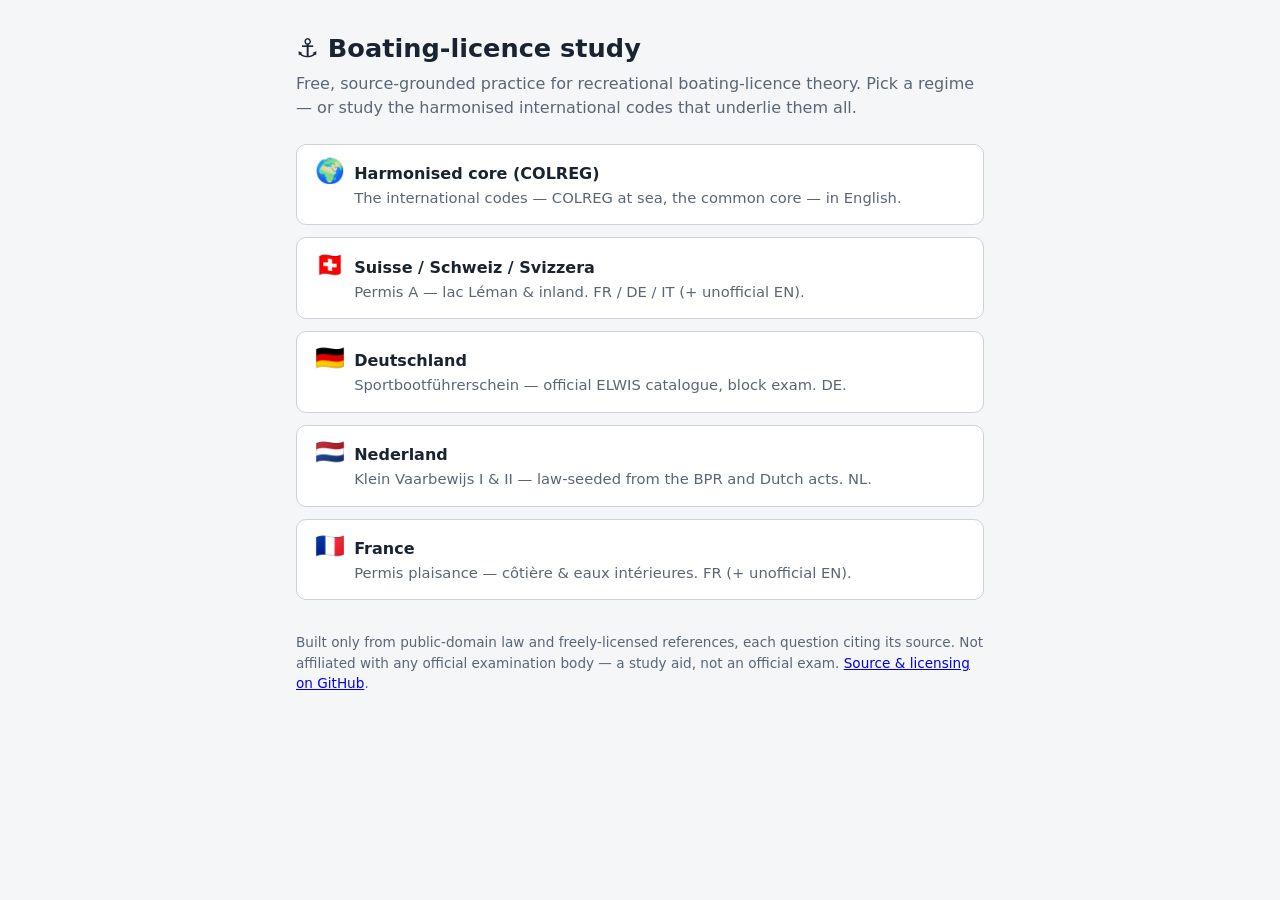
<file: web/index.html>
<!DOCTYPE html>
<html lang="en">
<head>
  <meta charset="utf-8">
  <meta name="viewport" content="width=device-width, initial-scale=1">
  <title>Boating-licence study — choose a country</title>
  <link rel="stylesheet" href="style.css">
  <style>
    .landing { max-width: 720px; margin: 0 auto; padding: 1.5rem 1rem 3rem; }
    .landing h1 { margin-bottom: .25rem; }
    .landing .sub { color: var(--muted, #666); margin-top: 0; }
    .picker { display: grid; gap: .75rem; margin: 1.5rem 0; }
    .picker a {
      display: flex; align-items: baseline; gap: .6rem; text-decoration: none;
      padding: .9rem 1.1rem; border: 1px solid var(--border, #d0d0d8);
      border-radius: 10px; color: inherit; background: var(--card, #fff);
    }
    .picker a:hover { border-color: var(--accent, #2a6); background: var(--cardhover, #f6f8ff); }
    .picker .flag { font-size: 1.5rem; line-height: 1; }
    .picker .name { font-weight: 600; }
    .picker .desc { color: var(--muted, #666); font-size: .92rem; }
    .landing .fine { color: var(--muted, #888); font-size: .85rem; margin-top: 2rem; }
  </style>
</head>
<body>
<main class="landing">
  <h1>⚓ Boating-licence study</h1>
  <p class="sub">Free, source-grounded practice for recreational boating-licence theory.
     Pick a regime — or study the harmonised international codes that underlie them all.</p>

  <nav class="picker" aria-label="choose a regime">
    <a href="int/">
      <span class="flag">🌍</span>
      <span><span class="name">Harmonised core (COLREG)</span><br>
        <span class="desc">The international codes — COLREG at sea, the common core — in English.</span></span>
    </a>
    <a href="ch/">
      <span class="flag">🇨🇭</span>
      <span><span class="name">Suisse / Schweiz / Svizzera</span><br>
        <span class="desc">Permis A — lac Léman &amp; inland. FR / DE / IT (+ unofficial EN).</span></span>
    </a>
    <a href="de/">
      <span class="flag">🇩🇪</span>
      <span><span class="name">Deutschland</span><br>
        <span class="desc">Sportbootführerschein — official ELWIS catalogue, block exam. DE.</span></span>
    </a>
    <a href="nl/">
      <span class="flag">🇳🇱</span>
      <span><span class="name">Nederland</span><br>
        <span class="desc">Klein Vaarbewijs I &amp; II — law-seeded from the BPR and Dutch acts. NL.</span></span>
    </a>
    <a href="fr/">
      <span class="flag">🇫🇷</span>
      <span><span class="name">France</span><br>
        <span class="desc">Permis plaisance — côtière &amp; eaux intérieures. FR (+ unofficial EN).</span></span>
    </a>
  </nav>

  <p class="fine">
    Built only from public-domain law and freely-licensed references, each question citing its source.
    Not affiliated with any official examination body — a study aid, not an official exam.
    <a href="https://github.com/HugoFara/boating-licence">Source &amp; licensing on GitHub</a>.
  </p>
</main>
</body>
</html>
</file>
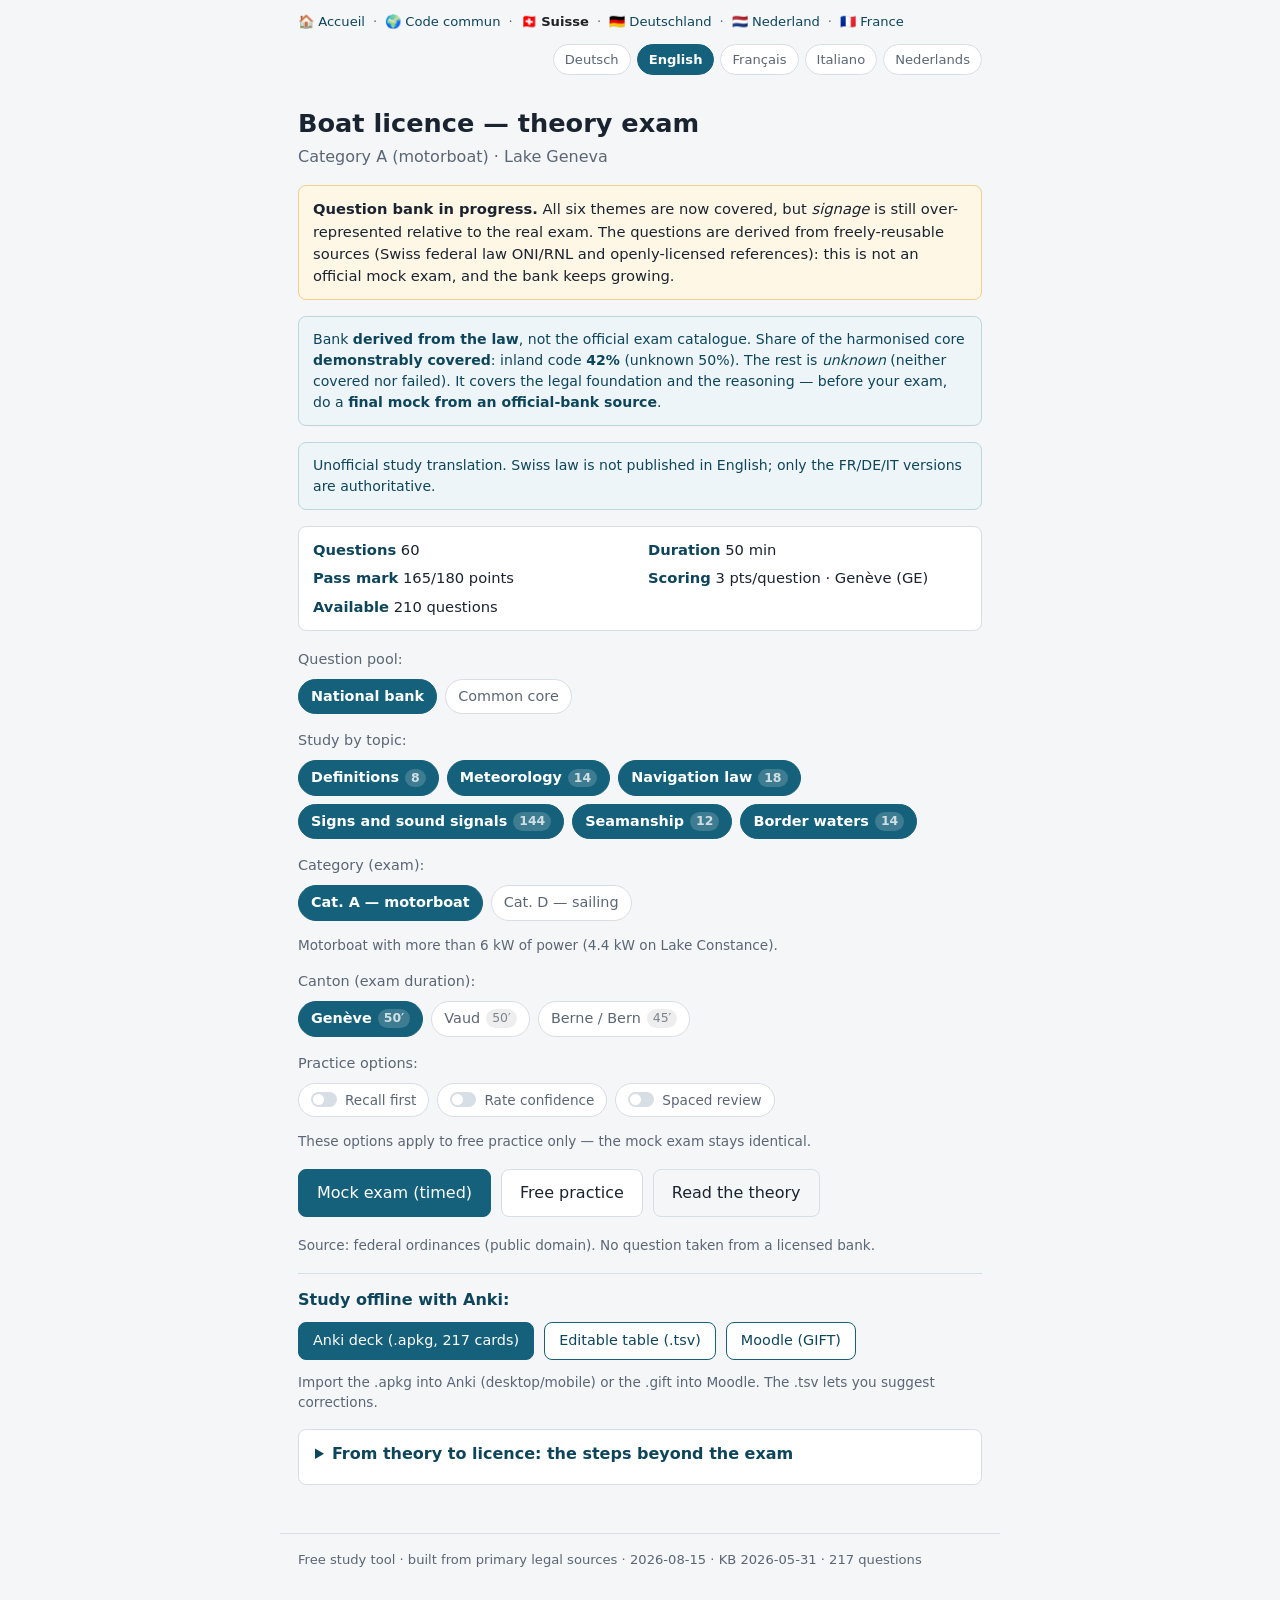
<file: web/ch/index.html>
<!DOCTYPE html>
<html lang="fr">
<head>
  <meta charset="utf-8">
  <meta name="viewport" content="width=device-width, initial-scale=1">
  <title>Permis bateau Léman — examen théorique (entraînement)</title>
  <link rel="stylesheet" href="../style.css">
</head>
<body>
<nav class="countrybar" aria-label="country"><a href="../">🏠 Accueil</a> · <a href="../int/">🌍 Code commun</a> · <span class="on">🇨🇭 Suisse</span> · <a href="../de/">🇩🇪 Deutschland</a> · <a href="../nl/">🇳🇱 Nederland</a> · <a href="../fr/">🇫🇷 France</a></nav>
<nav id="langbar" aria-label="language"></nav>
<main id="app">
  <section id="screen-start" class="screen">
    <h1 id="t-h1"></h1>
    <p class="sub" id="t-subtitle"></p>
    <div id="loop-proof" class="banner"></div>
    <div id="coverage-note" class="banner soft hidden"></div>
    <div id="fallback-note" class="banner soft hidden"></div>
    <div id="config-summary" class="config"></div>
    <div class="domains-block">
      <span id="t-pool" class="domains-label"></span>
      <div id="pools" class="domains"></div>
    </div>
    <div class="domains-block">
      <span id="t-domains" class="domains-label"></span>
      <div id="domains" class="domains"></div>
    </div>
    <div class="domains-block">
      <span id="t-permit" class="domains-label"></span>
      <div id="permits" class="domains"></div>
      <p id="permit-note" class="fine"></p>
    </div>
    <div class="domains-block">
      <span id="t-canton" class="domains-label"></span>
      <div id="cantons" class="domains"></div>
    </div>
    <div class="actions">
      <button id="btn-exam" class="primary"></button>
      <button id="btn-practice"></button>
      <button id="btn-learn" class="ghost"></button>
    </div>
    <p class="fine" id="t-sourcenote"></p>
    <div id="anki-dl" class="anki-dl hidden"></div>
    <details id="permit-path" class="permit-path hidden">
      <summary id="t-pathtitle"></summary>
      <p class="fine" id="t-pathintro"></p>
      <div id="path-steps"></div>
    </details>
  </section>
  <section id="screen-learn" class="screen hidden">
    <h2 id="t-learntitle"></h2>
    <p class="sub" id="t-learnintro"></p>
    <div id="learn"></div>
    <div class="actions">
      <button id="btn-learn-back" class="primary"></button>
    </div>
  </section>
  <section id="screen-quiz" class="screen hidden">
    <header class="quizbar">
      <span id="progress"></span>
      <span id="timer" class="timer hidden"></span>
    </header>
    <div id="question"></div>
    <div class="actions">
      <button id="btn-action" class="primary"></button>
    </div>
  </section>
  <section id="screen-results" class="screen hidden">
    <h2 id="t-resulttitle"></h2>
    <div id="score"></div>
    <div id="breakdown" class="breakdown"></div>
    <div class="actions">
      <button id="btn-restart" class="primary"></button>
    </div>
    <h3 id="t-correction"></h3>
    <div id="review"></div>
  </section>
</main>
<footer class="sitefoot">
  <span id="t-foottagline"></span> ·
  <span id="meta-foot"></span>
</footer>
<script src="../i18n.js"></script>
<script src="../app.js"></script>
</body>
</html>
</file>
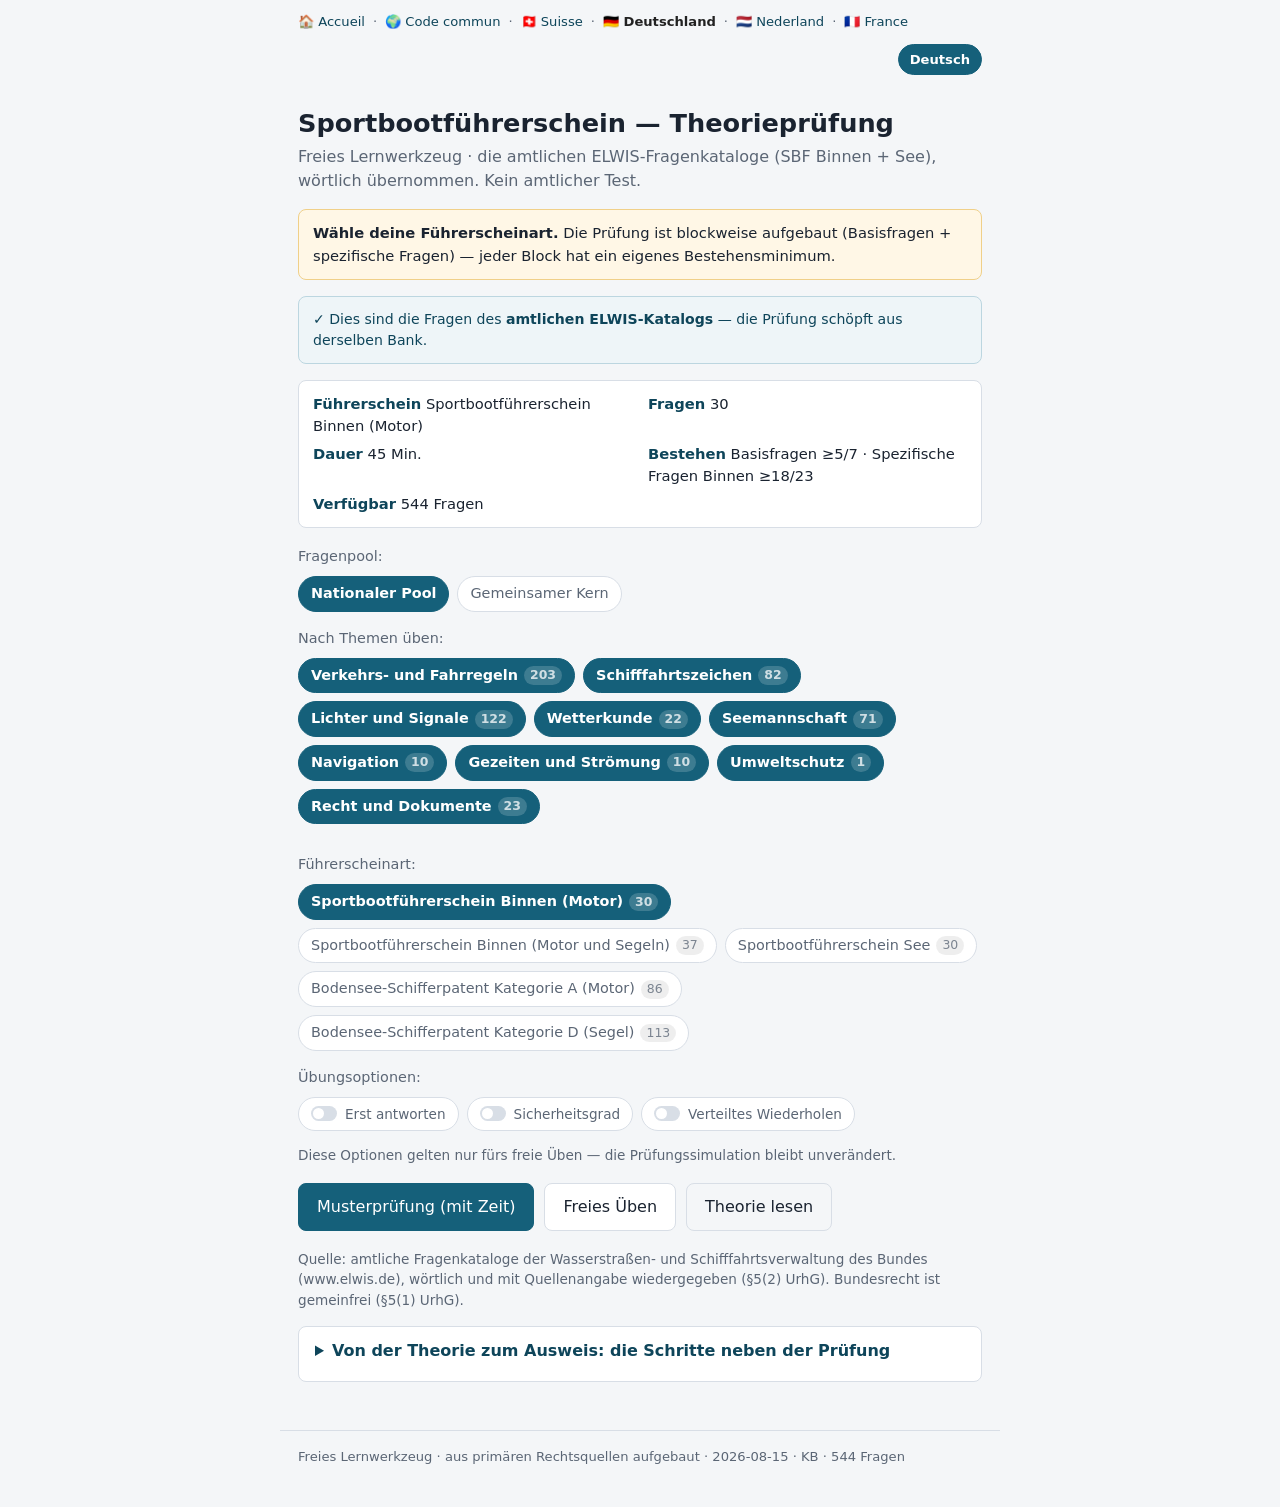
<file: web/de/index.html>
<!DOCTYPE html>
<html lang="de">
<head>
  <meta charset="utf-8">
  <meta name="viewport" content="width=device-width, initial-scale=1">
  <title>Sportbootführerschein — Theorie (Übung)</title>
  <link rel="stylesheet" href="../style.css">
</head>
<body>
<nav class="countrybar" aria-label="country"><a href="../">🏠 Accueil</a> · <a href="../int/">🌍 Code commun</a> · <a href="../ch/">🇨🇭 Suisse</a> · <span class="on">🇩🇪 Deutschland</span> · <a href="../nl/">🇳🇱 Nederland</a> · <a href="../fr/">🇫🇷 France</a></nav>
<nav id="langbar" aria-label="language"></nav>
<main id="app">
  <section id="screen-start" class="screen">
    <h1 id="t-h1"></h1>
    <p class="sub" id="t-subtitle"></p>
    <div id="loop-proof" class="banner"></div>
    <div id="coverage-note" class="banner soft hidden"></div>
    <div id="fallback-note" class="banner soft hidden"></div>
    <div id="config-summary" class="config"></div>
    <div class="domains-block">
      <span id="t-pool" class="domains-label"></span>
      <div id="pools" class="domains"></div>
    </div>
    <div class="domains-block">
      <span id="t-domains" class="domains-label"></span>
      <div id="domains" class="domains"></div>
    </div>
    <div class="domains-block">
      <span id="t-permit" class="domains-label"></span>
      <div id="permits" class="domains"></div>
      <p id="permit-note" class="fine"></p>
    </div>
    <div class="domains-block">
      <span id="t-canton" class="domains-label"></span>
      <div id="cantons" class="domains"></div>
    </div>
    <div class="actions">
      <button id="btn-exam" class="primary"></button>
      <button id="btn-practice"></button>
      <button id="btn-learn" class="ghost"></button>
    </div>
    <p class="fine" id="t-sourcenote"></p>
    <div id="anki-dl" class="anki-dl hidden"></div>
    <details id="permit-path" class="permit-path hidden">
      <summary id="t-pathtitle"></summary>
      <p class="fine" id="t-pathintro"></p>
      <div id="path-steps"></div>
    </details>
  </section>
  <section id="screen-learn" class="screen hidden">
    <h2 id="t-learntitle"></h2>
    <p class="sub" id="t-learnintro"></p>
    <div id="learn"></div>
    <div class="actions">
      <button id="btn-learn-back" class="primary"></button>
    </div>
  </section>
  <section id="screen-quiz" class="screen hidden">
    <header class="quizbar">
      <span id="progress"></span>
      <span id="timer" class="timer hidden"></span>
    </header>
    <div id="question"></div>
    <div class="actions">
      <button id="btn-action" class="primary"></button>
    </div>
  </section>
  <section id="screen-results" class="screen hidden">
    <h2 id="t-resulttitle"></h2>
    <div id="score"></div>
    <div id="breakdown" class="breakdown"></div>
    <div class="actions">
      <button id="btn-restart" class="primary"></button>
    </div>
    <h3 id="t-correction"></h3>
    <div id="review"></div>
  </section>
</main>
<footer class="sitefoot">
  <span id="t-foottagline"></span> ·
  <span id="meta-foot"></span>
</footer>
<script src="../i18n.js"></script>
<script src="../app.js"></script>
</body>
</html>
</file>
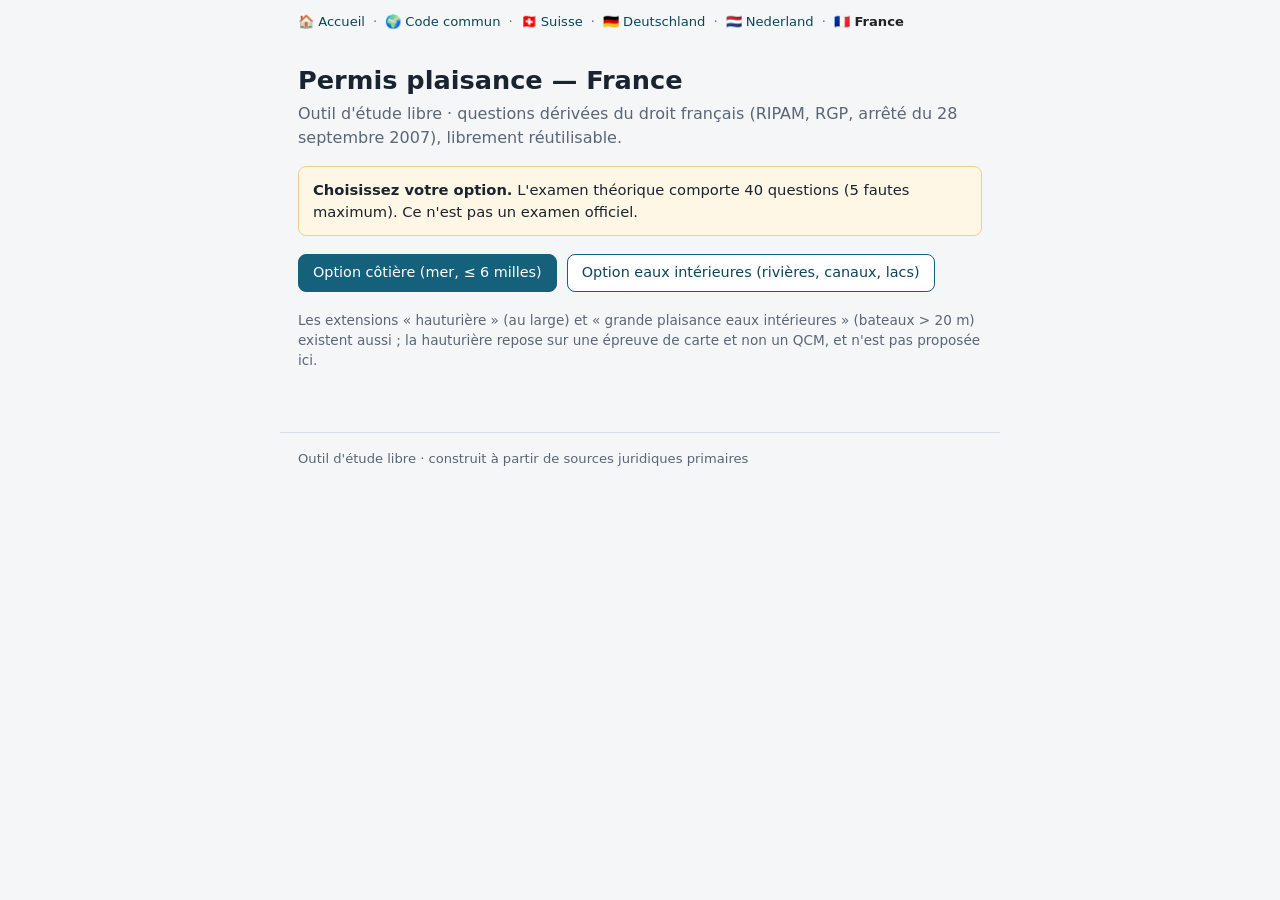
<file: web/fr/index.html>
<!DOCTYPE html>
<html lang="fr">
<head>
  <meta charset="utf-8">
  <meta name="viewport" content="width=device-width, initial-scale=1">
  <title>Permis plaisance France — entraînement</title>
  <link rel="stylesheet" href="../style.css">
</head>
<body>
<nav class="countrybar"><a href="../">🏠 Accueil</a> · <a href="../int/">🌍 Code commun</a> · <a href="../ch/">🇨🇭 Suisse</a> · <a href="../de/">🇩🇪 Deutschland</a> · <a href="../nl/">🇳🇱 Nederland</a> · <span class="on">🇫🇷 France</span></nav>
<main id="app">
  <section class="screen">
    <h1>Permis plaisance — France</h1>
    <p class="sub">Outil d'étude libre · questions dérivées du droit français
      (RIPAM, RGP, arrêté du 28 septembre 2007), librement réutilisable.</p>
    <div class="banner"><strong>Choisissez votre option.</strong> L'examen théorique
      comporte 40 questions (5 fautes maximum). Ce n'est pas un examen officiel.</div>
    <div class="actions">
      <a class="dlbtn" href="cotiere/">Option côtière (mer, ≤ 6 milles)</a>
      <a class="dlbtn ghost" href="eaux_interieures/">Option eaux intérieures (rivières, canaux, lacs)</a>
    </div>
    <p class="fine">Les extensions « hauturière » (au large) et « grande plaisance
      eaux intérieures » (bateaux &gt; 20 m) existent aussi ; la hauturière repose
      sur une épreuve de carte et non un QCM, et n'est pas proposée ici.</p>
  </section>
</main>
<footer class="sitefoot">Outil d'étude libre · construit à partir de sources juridiques primaires</footer>
</body>
</html>
</file>
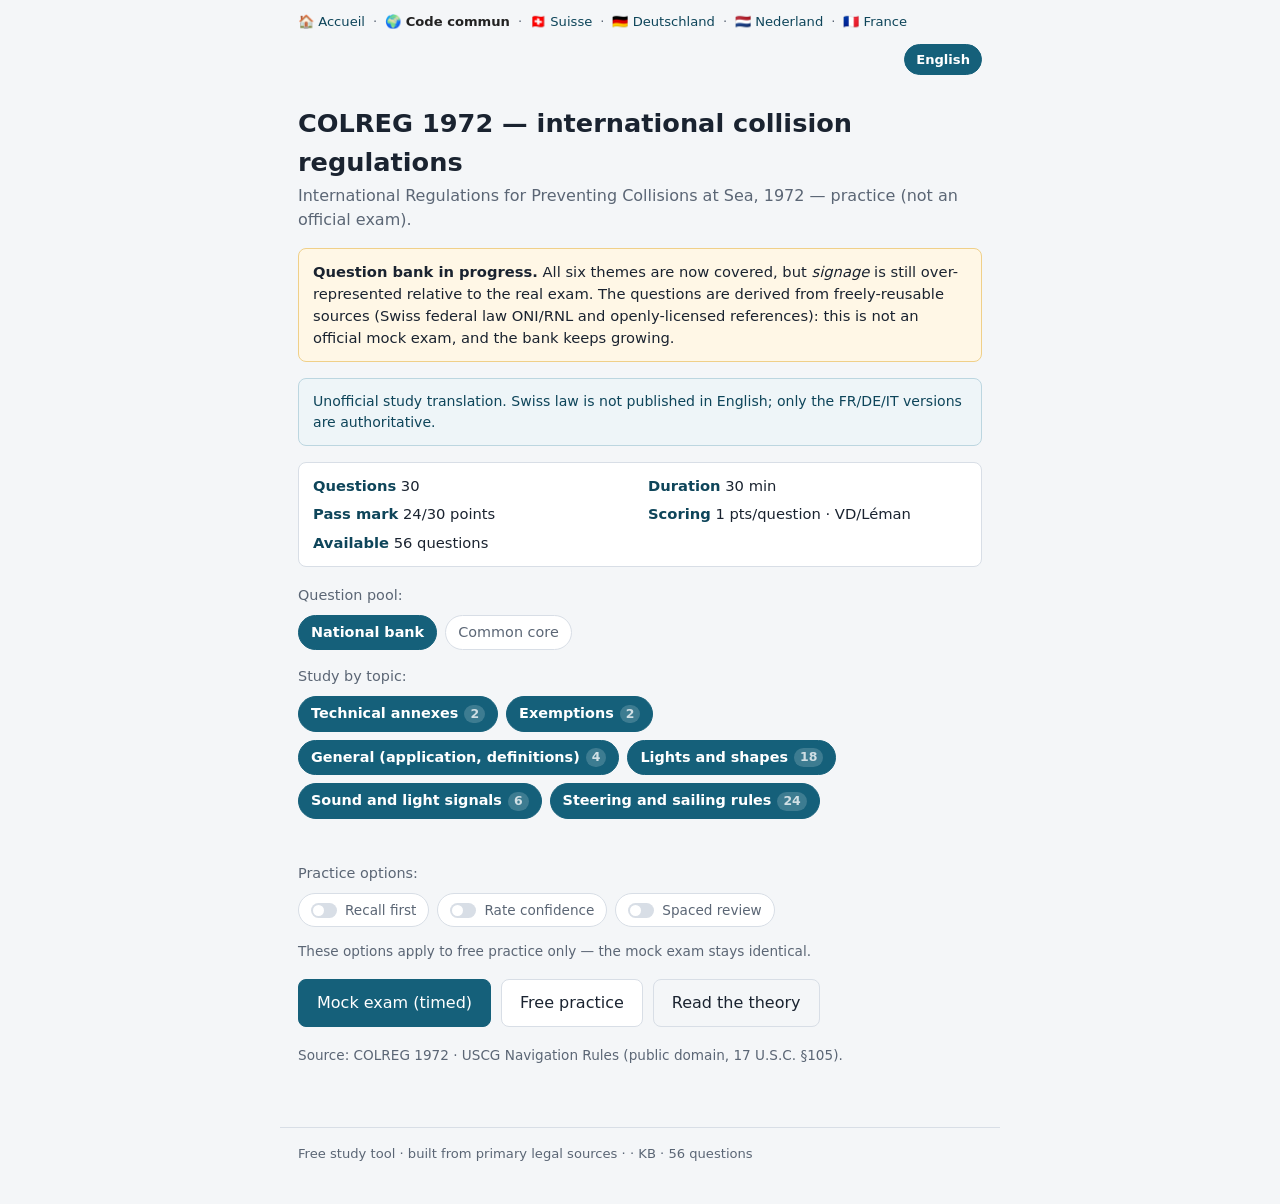
<file: web/int/index.html>
<!DOCTYPE html>
<html lang="en">
<head>
  <meta charset="utf-8">
  <meta name="viewport" content="width=device-width, initial-scale=1">
  <title>COLREG 1972 — collision regulations (practice)</title>
  <link rel="stylesheet" href="../style.css">
</head>
<body>
<nav class="countrybar" aria-label="country"><a href="../">🏠 Accueil</a> · <span class="on">🌍 Code commun</span> · <a href="../ch/">🇨🇭 Suisse</a> · <a href="../de/">🇩🇪 Deutschland</a> · <a href="../nl/">🇳🇱 Nederland</a> · <a href="../fr/">🇫🇷 France</a></nav>
<nav id="langbar" aria-label="language"></nav>
<main id="app">
  <section id="screen-start" class="screen">
    <h1 id="t-h1"></h1>
    <p class="sub" id="t-subtitle"></p>
    <div id="loop-proof" class="banner"></div>
    <div id="coverage-note" class="banner soft hidden"></div>
    <div id="fallback-note" class="banner soft hidden"></div>
    <div id="config-summary" class="config"></div>
    <div class="domains-block">
      <span id="t-pool" class="domains-label"></span>
      <div id="pools" class="domains"></div>
    </div>
    <div class="domains-block">
      <span id="t-domains" class="domains-label"></span>
      <div id="domains" class="domains"></div>
    </div>
    <div class="domains-block">
      <span id="t-permit" class="domains-label"></span>
      <div id="permits" class="domains"></div>
      <p id="permit-note" class="fine"></p>
    </div>
    <div class="domains-block">
      <span id="t-canton" class="domains-label"></span>
      <div id="cantons" class="domains"></div>
    </div>
    <div class="actions">
      <button id="btn-exam" class="primary"></button>
      <button id="btn-practice"></button>
      <button id="btn-learn" class="ghost"></button>
    </div>
    <p class="fine" id="t-sourcenote"></p>
    <div id="anki-dl" class="anki-dl hidden"></div>
    <details id="permit-path" class="permit-path hidden">
      <summary id="t-pathtitle"></summary>
      <p class="fine" id="t-pathintro"></p>
      <div id="path-steps"></div>
    </details>
  </section>
  <section id="screen-learn" class="screen hidden">
    <h2 id="t-learntitle"></h2>
    <p class="sub" id="t-learnintro"></p>
    <div id="learn"></div>
    <div class="actions">
      <button id="btn-learn-back" class="primary"></button>
    </div>
  </section>
  <section id="screen-quiz" class="screen hidden">
    <header class="quizbar">
      <span id="progress"></span>
      <span id="timer" class="timer hidden"></span>
    </header>
    <div id="question"></div>
    <div class="actions">
      <button id="btn-action" class="primary"></button>
    </div>
  </section>
  <section id="screen-results" class="screen hidden">
    <h2 id="t-resulttitle"></h2>
    <div id="score"></div>
    <div id="breakdown" class="breakdown"></div>
    <div class="actions">
      <button id="btn-restart" class="primary"></button>
    </div>
    <h3 id="t-correction"></h3>
    <div id="review"></div>
  </section>
</main>
<footer class="sitefoot">
  <span id="t-foottagline"></span> ·
  <span id="meta-foot"></span>
</footer>
<script src="../i18n.js"></script>
<script src="../app.js"></script>
</body>
</html>
</file>
<file: web/style.css>
:root {
  --fg: #1a2330;
  --muted: #5b6675;
  --accent: #15607a;
  --accent-dark: #0e455a;
  --ok: #1c7c3f;
  --ok-bg: #e6f4ea;
  --bad: #b3261e;
  --bad-bg: #fbeae9;
  --line: #d8dee6;
  --card: #fff;
  --bg: #f4f6f8;
}
* { box-sizing: border-box; }
body {
  margin: 0;
  font: 16px/1.5 system-ui, -apple-system, "Segoe UI", Roboto, sans-serif;
  color: var(--fg);
  background: var(--bg);
}
#app { max-width: 720px; margin: 0 auto; padding: 24px 18px 48px; }

/* Language switcher — top bar, current language highlighted. */
#langbar {
  max-width: 720px; margin: 0 auto; padding: 12px 18px 0;
  display: flex; gap: 6px; justify-content: flex-end; flex-wrap: wrap;
}
/* Country / option switcher (Switzerland ↔ France). */
.countrybar {
  max-width: 720px; margin: 0 auto; padding: 12px 18px 0;
  display: flex; gap: 8px; flex-wrap: wrap; align-items: center;
  font-size: .82rem; color: var(--muted);
}
.countrybar a { color: var(--accent-dark); text-decoration: none; }
.countrybar a:hover { text-decoration: underline; }
.countrybar .on { font-weight: 600; color: var(--ink, #222); }
.langbtn {
  padding: 5px 11px; font-size: .82rem; border-radius: 999px;
  border: 1px solid var(--line); background: var(--card); color: var(--muted);
}
.langbtn:hover { border-color: var(--accent); color: var(--accent-dark); }
.langbtn.on {
  background: var(--accent); border-color: var(--accent); color: #fff; font-weight: 600;
}
.screen { animation: fade .2s ease; }
.hidden { display: none !important; }
@keyframes fade { from { opacity: 0; transform: translateY(4px); } to { opacity: 1; } }

h1 { font-size: 1.6rem; margin: .2em 0 .1em; }
h2 { font-size: 1.4rem; }
.sub { color: var(--muted); margin-top: 0; }
.fine { color: var(--muted); font-size: .85rem; }

.banner {
  background: #fff7e6; border: 1px solid #f0d089; border-radius: 8px;
  padding: 12px 14px; margin: 16px 0; font-size: .92rem;
}
/* Softer notice for fallback / unofficial-translation banners. */
.banner.soft {
  background: #eef5f8; border-color: #bcd6e0; color: var(--accent-dark);
  font-size: .88rem;
}
.config {
  background: var(--card); border: 1px solid var(--line); border-radius: 8px;
  padding: 12px 14px; margin: 16px 0; display: grid;
  grid-template-columns: 1fr 1fr; gap: 6px 16px; font-size: .92rem;
}
.config b { color: var(--accent-dark); }

.actions { display: flex; gap: 10px; flex-wrap: wrap; margin: 18px 0; }
button {
  font: inherit; padding: 11px 18px; border-radius: 8px; cursor: pointer;
  border: 1px solid var(--line); background: var(--card); color: var(--fg);
}
button.primary { background: var(--accent); border-color: var(--accent); color: #fff; }
button.primary:hover { background: var(--accent-dark); }
button:disabled { opacity: .5; cursor: default; }

.quizbar {
  display: flex; justify-content: space-between; align-items: center;
  margin-bottom: 14px; color: var(--muted); font-size: .9rem;
}
.timer { font-variant-numeric: tabular-nums; font-weight: 600; color: var(--accent-dark); }
.timer.low { color: var(--bad); }

/* Figure box — identical size/background for every image, so resolution or
   crop differences can never leak the answer. */
.figure {
  width: 100%; height: 220px; background: #fff; border: 1px solid var(--line);
  border-radius: 8px; display: flex; align-items: center; justify-content: center;
  margin-bottom: 14px; overflow: hidden;
}
.figure img { max-width: 90%; max-height: 90%; object-fit: contain; }

/* The unveiled figure: same box as any other figure so it cannot be told apart by
   size or crop, but shorter and marked, because it arrives as part of the answer
   rather than as part of the question. */
.reveal-figure { height: 170px; border-color: var(--accent-dark); margin-bottom: 10px; }

.stem { font-size: 1.12rem; font-weight: 600; margin: 6px 0 14px; }
.hint { color: var(--muted); font-size: .85rem; margin-bottom: 10px; }

.choice {
  display: flex; align-items: center; gap: 11px; padding: 12px 14px;
  border: 1px solid var(--line); border-radius: 8px; margin-bottom: 9px;
  background: var(--card); cursor: pointer; transition: border-color .12s;
}
.choice:hover { border-color: var(--accent); }
.choice input { width: 18px; height: 18px; flex: 0 0 auto; }
/* Digit badge = the keyboard shortcut for the choice (press 1/2/3…). */
.keyhint {
  flex: 0 0 auto; min-width: 22px; height: 22px; padding: 0 5px;
  display: inline-flex; align-items: center; justify-content: center;
  border: 1px solid var(--line); border-radius: 5px; background: var(--bg);
  color: var(--muted); font-size: .78rem; font-variant-numeric: tabular-nums;
}
.choice.correct .keyhint { border-color: var(--ok); color: var(--ok); }
.choice.wrong .keyhint { border-color: var(--bad); color: var(--bad); }
.choice.correct { background: var(--ok-bg); border-color: var(--ok); }
.choice.wrong { background: var(--bad-bg); border-color: var(--bad); }
.choice.locked { cursor: default; }

.explain {
  margin-top: 14px; padding: 12px 14px; border-left: 4px solid var(--accent);
  background: #eef5f8; border-radius: 0 8px 8px 0; font-size: .94rem;
}
.explain .src { color: var(--muted); font-size: .85rem; margin-top: 6px; }
.explain a { color: var(--accent-dark); }

#score { font-size: 1.05rem; }
.badge {
  display: inline-block; padding: 6px 14px; border-radius: 999px;
  font-weight: 700; margin: 8px 0;
}
.badge.pass { background: var(--ok-bg); color: var(--ok); }
.badge.fail { background: var(--bad-bg); color: var(--bad); }
.scoreline { margin: 4px 0; }
.scoreline b { font-variant-numeric: tabular-nums; }

.review-item {
  border: 1px solid var(--line); border-radius: 8px; padding: 12px 14px;
  margin-bottom: 10px; background: var(--card); font-size: .92rem;
}
.review-item .q { font-weight: 600; }
.review-item .mark { float: right; font-weight: 700; }
.review-item .mark.ok { color: var(--ok); }
.review-item .mark.no { color: var(--bad); }
.review-item ul { margin: 8px 0 0; padding-left: 18px; }
.review-item li.c { color: var(--ok); }
.review-item li.x { color: var(--bad); text-decoration: line-through; }

.sitefoot {
  max-width: 720px; margin: 0 auto; padding: 16px 18px 40px;
  color: var(--muted); font-size: .82rem; border-top: 1px solid var(--line);
}

/* Domain (theme) picker on the start screen — chips that toggle which themes a
   practice/exam run draws from. */
.domains-block { margin: 14px 0 4px; }
.domains-label { font-size: .9rem; color: var(--muted); }
.domains { display: flex; flex-wrap: wrap; gap: 8px; margin-top: 8px; }
.chip {
  display: inline-flex; align-items: center; gap: 6px; padding: 6px 12px;
  border: 1px solid var(--line); border-radius: 999px; background: var(--card);
  color: var(--muted); font-size: .9rem; cursor: pointer; transition: all .12s;
}
.chip:hover { border-color: var(--accent); color: var(--accent-dark); }
.chip.on { background: var(--accent); border-color: var(--accent); color: #fff; font-weight: 600; }
.chip .chipn {
  font-size: .78rem; font-variant-numeric: tabular-nums; opacity: .8;
  padding: 0 6px; border-radius: 999px; background: rgba(0,0,0,.08);
}
.chip.on .chipn { background: rgba(255,255,255,.22); }
.chip.allbtn { border-style: dashed; }

/* Anki download row under the start actions. */
.anki-dl {
  margin-top: 18px; padding-top: 14px; border-top: 1px solid var(--line);
  display: flex; flex-wrap: wrap; align-items: center; gap: 10px;
}
.anki-dl .anki-label { font-weight: 600; color: var(--accent-dark); width: 100%; }
.dlbtn {
  display: inline-block; padding: 7px 14px; border-radius: 8px;
  background: var(--accent); color: #fff; text-decoration: none; font-size: .9rem;
  border: 1px solid var(--accent);
}
.dlbtn:hover { background: var(--accent-dark); }
.dlbtn.ghost { background: var(--card); color: var(--accent-dark); }
.dlbtn.ghost:hover { background: #eef5f8; }
.anki-dl .fine { width: 100%; margin: 2px 0 0; }

/* Per-domain score breakdown on the results screen. */
.breakdown { margin: 6px 0 18px; }
.dom-h { font-size: 1rem; margin: 0 0 8px; }
.dom-row { display: flex; align-items: center; gap: 10px; margin: 5px 0; font-size: .9rem; }
.dom-name { flex: 0 0 40%; }
.dom-bar { flex: 1; height: 8px; background: var(--line); border-radius: 999px; overflow: hidden; }
.dom-bar i { display: block; height: 100%; background: var(--ok); }
.dom-score { flex: 0 0 3.2em; text-align: right; font-variant-numeric: tabular-nums; color: var(--muted); }

/* --- Practice learning aids (recall-first, diagnostics, spacing, confidence) -
 * Practice-only UI; exam mode never shows these. */

/* Toggle pills for the practice options (on the start screen). */
.study-settings .toggle {
  display: inline-flex; align-items: center; gap: 8px;
  padding: 6px 12px; font-size: .85rem; border-radius: 999px;
  border: 1px solid var(--line); background: var(--card); color: var(--muted);
  cursor: pointer;
}
.study-settings .toggle:hover { border-color: var(--accent); color: var(--accent-dark); }
.study-settings .toggle .tsw {
  width: 26px; height: 15px; border-radius: 999px; background: var(--line);
  position: relative; transition: background .15s;
}
.study-settings .toggle .tsw::after {
  content: ""; position: absolute; top: 2px; left: 2px;
  width: 11px; height: 11px; border-radius: 50%; background: #fff; transition: left .15s;
}
.study-settings .toggle.on {
  background: var(--accent); border-color: var(--accent); color: #fff;
}
.study-settings .toggle.on .tsw { background: rgba(255, 255, 255, .55); }
.study-settings .toggle.on .tsw::after { left: 13px; }

/* Recall-first: keep the options unreadable until the learner commits. */
#choices.veiled { filter: blur(7px); opacity: .5; pointer-events: none; user-select: none; }
.recall-gate {
  margin: 12px 0; padding: 12px 14px; border-left: 4px solid var(--accent);
  background: #eef5f8; border-radius: 0 8px 8px 0;
}
.recall-gate p { margin: 0 0 8px; font-size: .92rem; }
.recall-gate textarea {
  width: 100%; resize: vertical; padding: 8px 10px; font: inherit;
  border: 1px solid var(--line); border-radius: 8px;
}
.recall-gate.done { opacity: .7; }
.recall-gate.done p { color: var(--muted); }

/* Confidence picker. */
.confidence { display: flex; align-items: center; gap: 8px; margin: 12px 0 0; flex-wrap: wrap; }
.confidence .conf-q { color: var(--muted); font-size: .88rem; }
.conf {
  padding: 5px 14px; font-size: .85rem; border-radius: 999px;
  border: 1px solid var(--line); background: var(--card); color: var(--muted); cursor: pointer;
}
.conf:hover { border-color: var(--accent); }
.conf.on { background: var(--accent); border-color: var(--accent); color: #fff; font-weight: 600; }
.conf:disabled { cursor: default; opacity: .8; }

/* Diagnostic distractor feedback. */
.diag {
  margin-top: 14px; padding: 10px 14px; border-radius: 8px;
  background: var(--bad-bg); border: 1px solid #e9c4c1; font-size: .92rem;
}
.diag b { color: var(--bad); }
.diag div + div { margin-top: 3px; }
.choice-why {
  margin: 6px 0 2px; padding: 6px 10px; border-radius: 6px;
  font-size: .85rem; line-height: 1.4;
}
.choice-why.ok { background: var(--ok-bg); color: var(--ok); }
.choice-why.no { background: var(--bad-bg); color: var(--bad); }
.review-item .choice-why { margin-left: 0; }

/* Hypercorrection flag in the results review. */
.hc-flag {
  margin: 8px 0; padding: 6px 10px; border-radius: 6px;
  background: #fff3cd; border: 1px solid #f0d089; color: #7a5b00; font-size: .85rem; font-weight: 600;
}

/* Path-to-permit panel: the non-theory steps (medical / practical / application /
   fees / validity) rendered from MANIFEST.path under a collapsible <details>. */
.permit-path {
  margin-top: 16px; padding: 4px 14px 10px;
  background: var(--card); border: 1px solid var(--line); border-radius: 8px;
}
.permit-path > summary {
  cursor: pointer; padding: 8px 2px; font-weight: 600; color: var(--accent-dark);
}
.permit-path[open] > summary { border-bottom: 1px solid var(--line); margin-bottom: 8px; }
.path-step { padding: 8px 0; border-top: 1px solid var(--line); }
.path-step:first-child { border-top: none; }
.path-step-h b { color: var(--fg); }
.path-step-b { margin: 3px 0; line-height: 1.45; }
.path-step-src a { color: var(--accent-dark); }
.path-vol { cursor: help; color: #7a5b00; }

/* "Learn why" concept card (roadmap group A): the sourced explainer behind the
   principle a question tests, collapsed by default at reveal/review. Bodies are
   authored as paragraphs whose inner newlines carry enumerations ("— …"), so the
   paragraphs keep line breaks (pre-line) instead of running the list together. */
.concept-card {
  margin-top: 12px; padding: 2px 14px 8px;
  background: var(--card); border: 1px solid var(--line); border-radius: 8px;
}
.concept-card > summary {
  cursor: pointer; padding: 8px 2px; font-weight: 600; color: var(--accent-dark);
}
.concept-card[open] > summary { border-bottom: 1px solid var(--line); margin-bottom: 8px; }
.concept-body h4 { margin: 6px 0 8px; font-size: 1rem; }
.concept-body p { margin: 8px 0; line-height: 1.5; white-space: pre-line; }
/* The principle's visual vocabulary, laid out as one scrollable row on a white
   ground — the figures are drawn to a shared scale, so keeping them the same
   height on one line is what lets the learner compare them rather than read them
   one at a time. */
.concept-figures {
  display: flex; gap: 10px; align-items: center; flex-wrap: wrap;
  margin: 4px 0 12px; padding: 10px; overflow-x: auto;
  background: #fff; border: 1px solid var(--line); border-radius: 8px;
}
/* One height for everything, width from each figure's own aspect: the upright
   shapes stay narrow and sit several to a row, while a blast timeline is naturally
   three times as wide and wraps onto its own line. No per-figure rule, so adding a
   diagram can never leave a stale selector behind. */
.concept-figures img { height: 104px; width: auto; max-width: 100%; flex: 0 0 auto; }
.concept-body .src { color: var(--muted); font-size: .85rem; margin-top: 10px; }
.concept-body .src a { color: var(--accent-dark); }

/* Learn tab — the theory as a syllabus: one collapsible section per theme, the
   "why" cards first, then the cited articles grouped by act. An article with
   shipped text opens inline; one without is a plain link row. */
button.ghost { background: transparent; }
button.ghost:hover { border-color: var(--accent); color: var(--accent-dark); }
.learn-theme {
  margin-top: 12px; padding: 2px 14px 8px;
  background: var(--card); border: 1px solid var(--line); border-radius: 8px;
}
.learn-theme > summary {
  cursor: pointer; padding: 10px 2px; font-weight: 600; color: var(--accent-dark);
  display: flex; align-items: center; gap: 8px; flex-wrap: wrap;
}
.learn-theme[open] > summary { border-bottom: 1px solid var(--line); margin-bottom: 8px; }
.learn-theme .chipn {
  font-size: .78rem; font-variant-numeric: tabular-nums; font-weight: 400;
  padding: 0 6px; border-radius: 999px; background: rgba(0,0,0,.08); color: var(--muted);
}
.learn-h { margin: 14px 0 6px; font-size: .95rem; color: var(--muted); font-weight: 600; }
.learn-body .concept-card { margin-top: 8px; }
.learn-act { margin: 8px 0 12px; }
.learn-act h4 { margin: 8px 0 4px; font-size: .92rem; color: var(--fg); }
.learn-ref { border-top: 1px solid var(--line); }
.learn-ref > summary { cursor: pointer; padding: 7px 2px; color: var(--accent-dark); }
.learn-ref.plain { padding: 7px 2px; }
.learn-ref.plain a { color: var(--accent-dark); }
.learn-lang { color: var(--muted); font-size: .82rem; }
.learn-text {
  margin: 4px 0 12px; padding: 10px 14px; border-left: 4px solid var(--accent);
  background: var(--bg); border-radius: 0 8px 8px 0; line-height: 1.55;
}
.learn-text p { margin: 6px 0; }
.learn-ref-title { color: var(--muted); font-size: .85rem; margin-bottom: 4px; }
.learn-text .src { color: var(--muted); font-size: .82rem; margin-top: 8px; }
.learn-text .src a { color: var(--accent-dark); }
.learn-licence { font-style: italic; }
.learn-figure { height: 150px; margin: 6px 0 8px; }

/* Where to study: one card per reference, coverage as two thin bars (by theme,
   and — for a citable text — by actual citation), the basis of the theme list
   spelled out so a publisher's claim never reads like a measurement. */
.reading-ref { padding: 10px 0; border-top: 1px solid var(--line); }
.reading-ref:first-of-type { border-top: none; }
.reading-h a { color: var(--accent-dark); font-weight: 600; }
.reading-pub { color: var(--muted); font-size: .85rem; }
.reading-tags { display: flex; gap: 6px; flex-wrap: wrap; margin: 6px 0; }
.tag {
  font-size: .75rem; padding: 1px 8px; border-radius: 999px;
  border: 1px solid var(--line); color: var(--muted); background: var(--card);
}
.tag.official { border-color: var(--accent); color: var(--accent-dark); }
.tag.free { border-color: var(--ok); color: var(--ok); }
.tag.paid { border-color: #7a5b00; color: #7a5b00; }
.reading-body { margin: 6px 0; line-height: 1.45; }
.cov { margin: 6px 0 4px; }
.cov-row { display: flex; align-items: center; gap: 10px; margin: 3px 0; flex-wrap: wrap; }
.cov-label { min-width: 16em; font-size: .85rem; color: var(--fg); }
.cov-bar { flex: 1 1 120px; height: 8px; border-radius: 999px; background: var(--line); overflow: hidden; }
.cov-bar i { display: block; height: 100%; background: var(--accent); }
.reading-src a { color: var(--accent-dark); }
.bank-cov { margin: 0 0 8px; }
</file>
